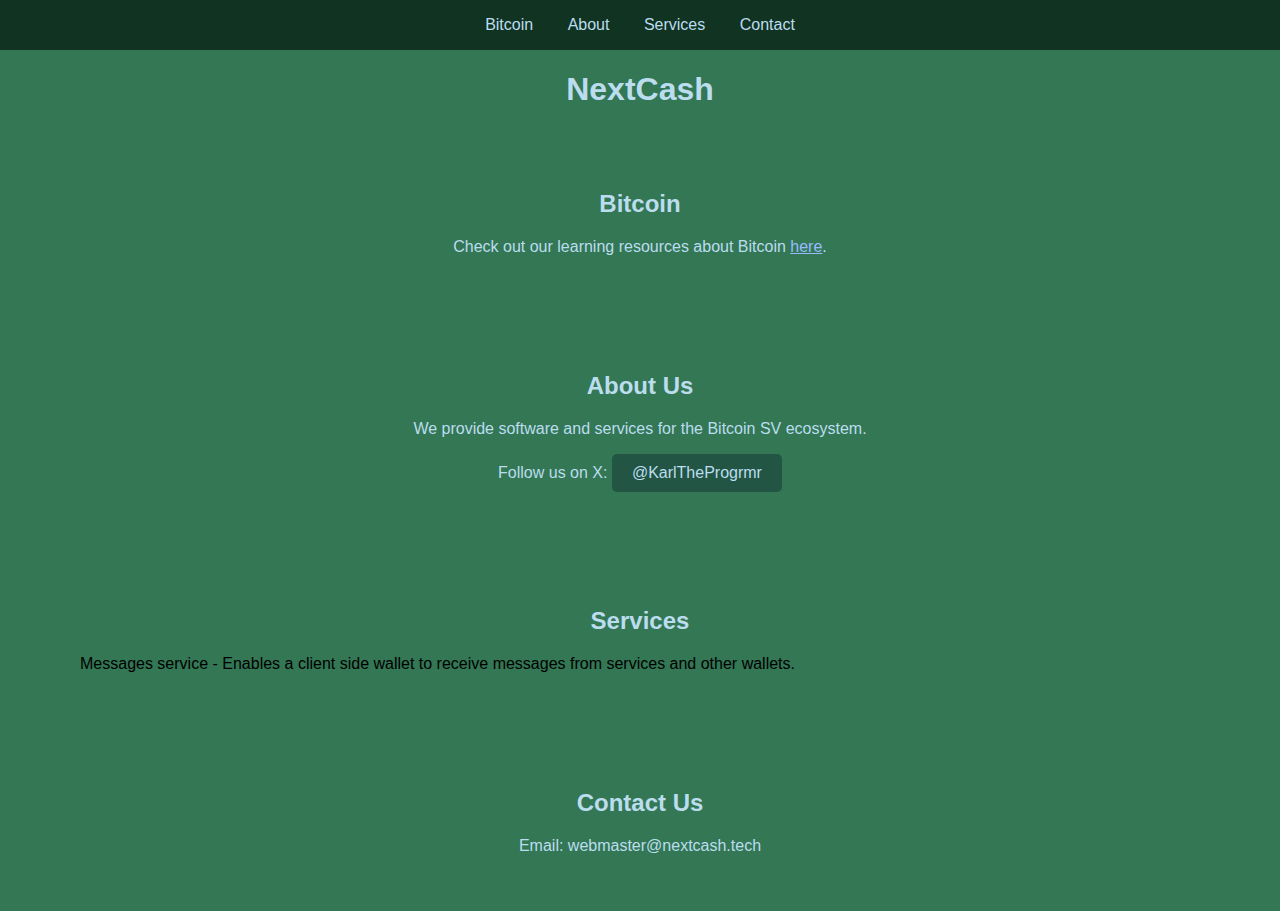
<file: index.html>
<!DOCTYPE html>
<html lang="en">
<head>
    <meta charset="UTF-8">
    <meta name="viewport" content="width=device-width, initial-scale=1.0">
    <title>NextCash</title>
    <link rel="stylesheet" href="styles.css">
</head>
<body>
    <!-- Navigation -->
    <nav>
        <ul>
            <li><a href="#bitcoin">Bitcoin</a></li>
            <li><a href="#about">About</a></li>
            <li><a href="#services">Services</a></li>
            <li><a href="#contact">Contact</a></li>
        </ul>
    </nav>

    <h1>NextCash</h1>

    <!-- Home Section -->
    <section id="bitcoin">
        <p></p>
        <h2>Bitcoin</h2>
        <p>Check out our learning resources about Bitcoin <a href="./bitcoin/index.html">here</a>.</p>
    </section>

    <!-- About Section -->
    <section id="about">
        <h2>About Us</h2>
        <p>We provide software and services for the Bitcoin SV ecosystem.</p>
        <p>Follow us on X: <a href="https://x.com/KarlTheProgrmr" target="_blank" class="btn">@KarlTheProgrmr</a></p>
    </section>

    <!-- Services Section -->
    <section id="services">
        <h2>Services</h2>
        <ul>
            <li>Messages service - Enables a client side wallet to receive messages from services and other wallets.</li>
        </ul>
    </section>

    <!-- Contact Section -->
    <section id="contact">
        <h2>Contact Us</h2>
        <p>Email: webmaster@nextcash.tech</p>
    </section>
</body>
</html>
</file>
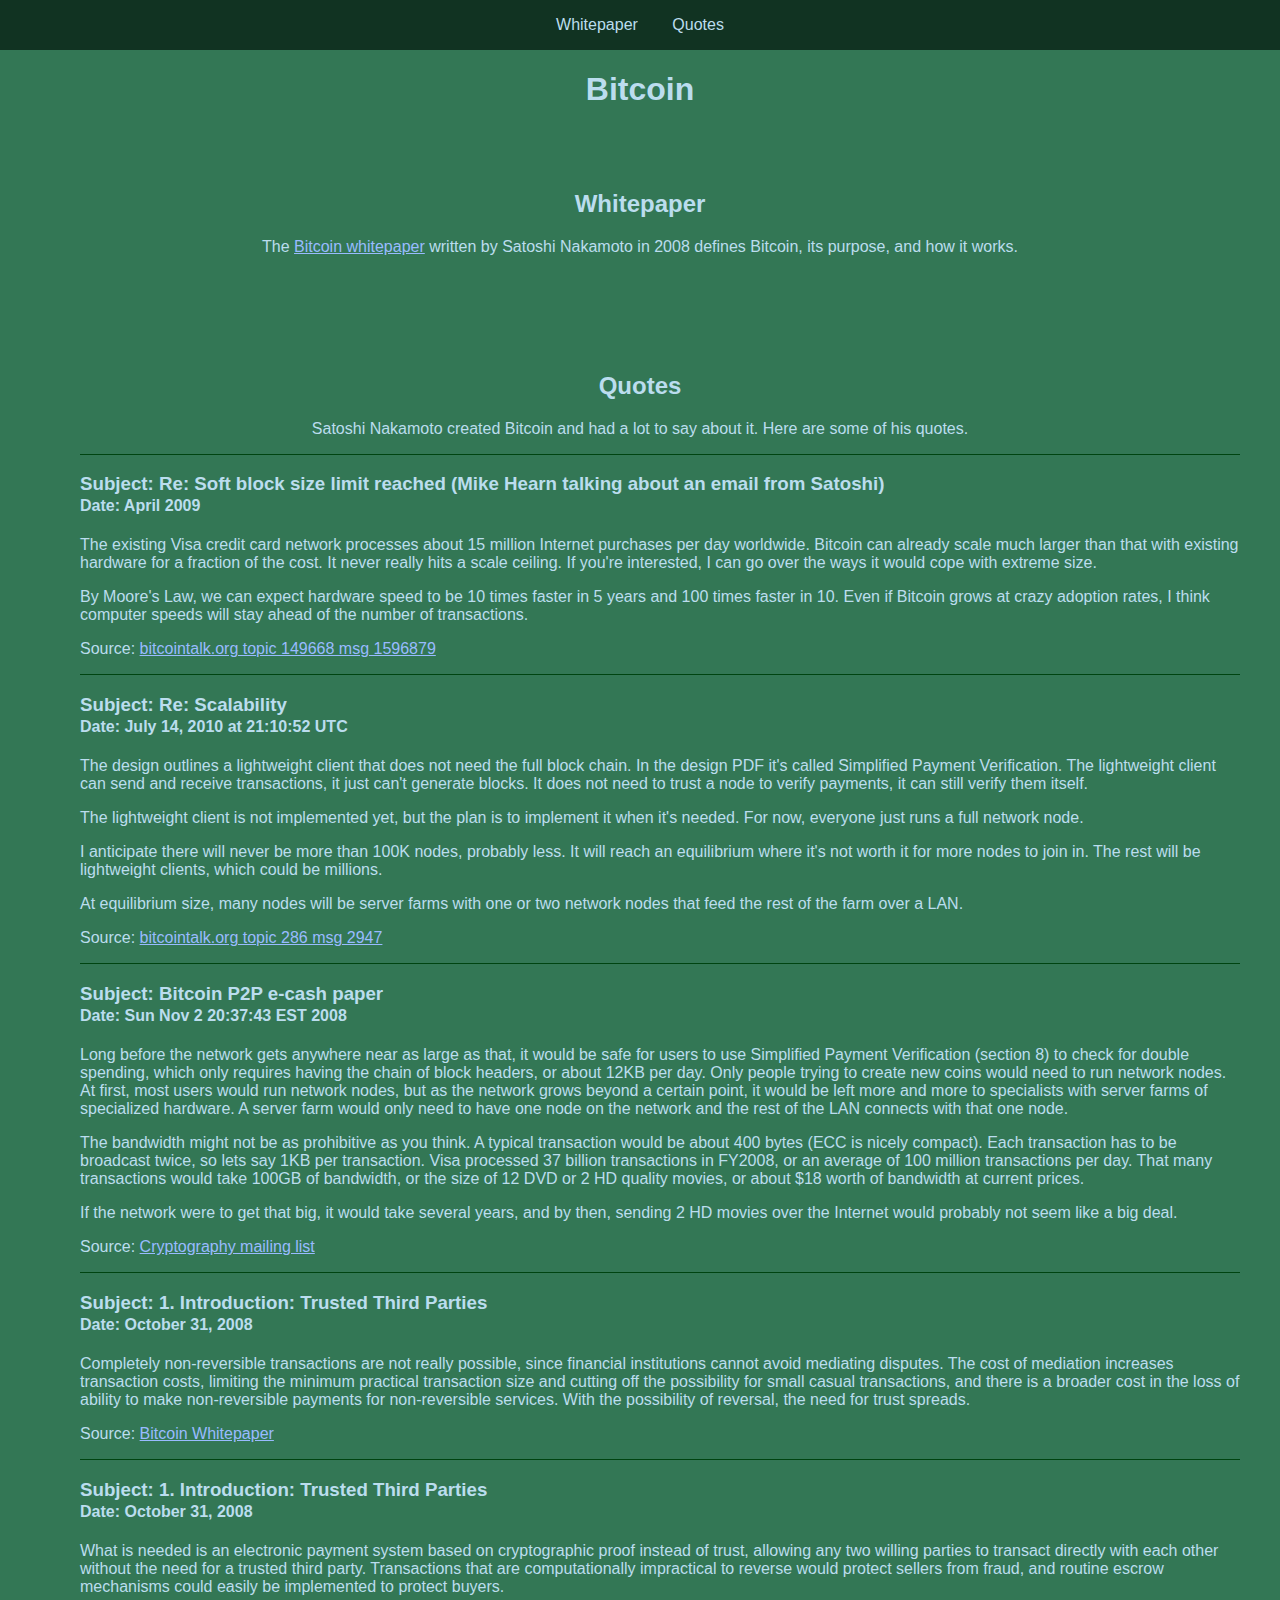
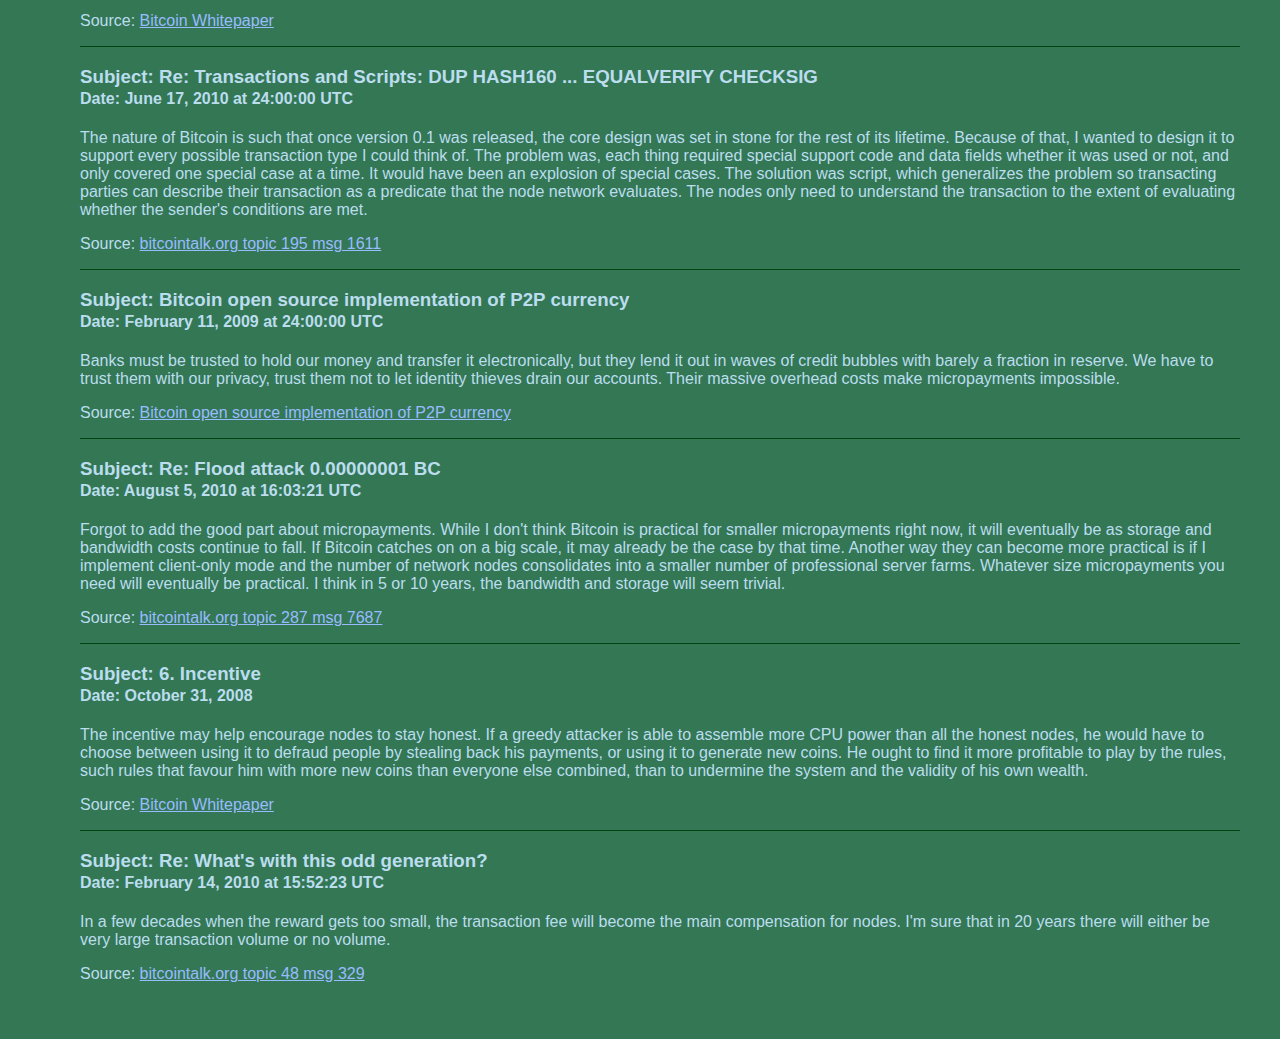
<file: bitcoin/index.html>
<!DOCTYPE html>
<html lang="en">
<head>
    <meta charset="UTF-8">
    <meta name="viewport" content="width=device-width, initial-scale=1.0">
    <title>NextCash - Bitcoin</title>
    <link rel="stylesheet" href="../styles.css">
</head>
<body>
    <!-- Navigation -->
    <nav>
        <ul>
            <li><a href="#whitepaper">Whitepaper</a></li>
            <li><a href="#quotes">Quotes</a></li>
        </ul>
    </nav>

    <h1>Bitcoin</h1>

    <!-- Whitepaper Section -->
    <section id="whitepaper">
        <h2>Whitepaper</h2>
        <p>The <a href="./bitcoin.pdf">Bitcoin whitepaper</a> written by Satoshi Nakamoto in 2008 defines Bitcoin, its purpose, and how it works.</p>
    </section>

    <!-- Quotes Section -->
    <section id="quotes">
        <h2>Quotes</h2>
        <p>Satoshi Nakamoto created Bitcoin and had a lot to say about it. Here are some of his quotes.</p>
        <ul class="quotes">
            <li>
                <h3>Subject: Re: Soft block size limit reached (Mike Hearn talking about an email from Satoshi)</h3>
                <h4>Date: April 2009</h4>

                <p>The existing Visa credit card network processes about 15 million Internet purchases per day worldwide.  Bitcoin can already scale much larger than that with existing hardware for a fraction of the cost.  It never really hits a scale ceiling.  If you're interested, I can go over the ways it would cope with extreme size.</p>

                <p>By Moore's Law, we can expect hardware speed to be 10 times faster in 5 years and 100 times faster in 10.  Even if Bitcoin grows at crazy adoption rates, I think computer speeds will stay ahead of the number of transactions.</p>

                <p>Source: <a href="https://bitcointalk.org/index.php?topic=149668.msg1596879#msg1596879">bitcointalk.org topic 149668 msg 1596879</a></p>
            </li>

            <li>
                <h3>Subject: Re: Scalability</h3>
                <h4>Date: July 14, 2010 at 21:10:52 UTC</h4>

                <p>The design outlines a lightweight client that does not need the full block chain.  In the design PDF it's called Simplified Payment Verification.  The lightweight client can send and receive transactions, it just can't generate blocks.  It does not need to trust a node to verify payments, it can still verify them itself.</p>

                <p>The lightweight client is not implemented yet, but the plan is to implement it when it's needed.  For now, everyone just runs a full network node.</p>

                <p>I anticipate there will never be more than 100K nodes, probably less.  It will reach an equilibrium where it's not worth it for more nodes to join in.  The rest will be lightweight clients, which could be millions.</p>

                <p>At equilibrium size, many nodes will be server farms with one or two network nodes that feed the rest of the farm over a LAN.</p>

                <p>Source: <a href="https://bitcointalk.org/index.php?topic=286.msg2947#msg2947">bitcointalk.org topic 286 msg 2947</a></p>
            </li>

            <li>
                <h3>Subject: Bitcoin P2P e-cash paper</h3>
                <h4>Date: Sun Nov 2 20:37:43 EST 2008</h4>

                <p>Long before the network gets anywhere near as large as that, it would be safe for users to use Simplified Payment Verification (section 8) to check for double spending, which only requires having the chain of block headers, or about 12KB per day.  Only people trying to create new coins would need to run network nodes.  At first, most users would run network nodes, but as the network grows beyond a certain point, it would be left more and more to specialists with server farms of specialized hardware.  A server farm would only need to have one node on the network and the rest of the LAN connects with that one node.</p>

                <p>The bandwidth might not be as prohibitive as you think.  A typical transaction would be about 400 bytes (ECC is nicely compact).  Each transaction has to be broadcast twice, so lets say 1KB per transaction.  Visa processed 37 billion transactions in FY2008, or an average of 100 million transactions per day.  That many transactions would take 100GB of bandwidth, or the size of 12 DVD or 2 HD quality movies, or about $18 worth of bandwidth at current prices.</p>

                <p>If the network were to get that big, it would take several years, and by then, sending 2 HD movies over the Internet would probably not seem like a big deal.</p>

                <p>Source: <a href="https://www.metzdowd.com/pipermail/cryptography/2008-November/014815.html">Cryptography mailing list</a></p>
            </li>

            <li>
                <h3>Subject: 1. Introduction: Trusted Third Parties</h3>
                <h4>Date: October 31, 2008</h4>

                <p>Completely non-reversible transactions are not really possible, since financial institutions cannot avoid mediating disputes. The cost of mediation increases transaction costs, limiting the minimum practical transaction size and cutting off the possibility for small casual transactions, and there is a broader cost in the loss of ability to make non-reversible payments for non-reversible services. With the possibility of reversal, the need for trust spreads.</p>

                <p>Source: <a href="./bitcoin.pdf">Bitcoin Whitepaper</a></p>
            </li>

            <li>
                <h3>Subject: 1. Introduction: Trusted Third Parties</h3>
                <h4>Date: October 31, 2008</h4>

                <p>What is needed is an electronic payment system based on cryptographic proof instead of trust, allowing any two willing parties to transact directly with each other without the need for a trusted third party. Transactions that are computationally impractical to reverse would protect sellers from fraud, and routine escrow mechanisms could easily be implemented to protect buyers.</p>

                <p>Source: <a href="./bitcoin.pdf">Bitcoin Whitepaper</a></p>
            </li>

            <li>
                <h3>Subject: Re: Transactions and Scripts: DUP HASH160 ... EQUALVERIFY CHECKSIG</h3>
                <h4>Date: June 17, 2010 at 24:00:00 UTC</h4>

                <p>The nature of Bitcoin is such that once version 0.1 was released, the core design was set in stone for the rest of its lifetime. Because of that, I wanted to design it to support every possible transaction type I could think of. The problem was, each thing required special support code and data fields whether it was used or not, and only covered one special case at a time. It would have been an explosion of special cases. The solution was script, which generalizes the problem so transacting parties can describe their transaction as a predicate that the node network evaluates. The nodes only need to understand the transaction to the extent of evaluating whether the sender's conditions are met.</p>

                <p>Source: <a href="https://bitcointalk.org/index.php?topic=195.msg1611#msg1611">bitcointalk.org topic 195 msg 1611</a></p>
            </li>

            <li>
                <h3>Subject: Bitcoin open source implementation of P2P currency</h3>
                <h4>Date: February 11, 2009 at 24:00:00 UTC</h4>

                <p>Banks must be trusted to hold our money and transfer it electronically, but they lend it out in waves of credit bubbles with barely a fraction in reserve. We have to trust them with our privacy, trust them not to let identity thieves drain our accounts. Their massive overhead costs make micropayments impossible.</p>

                <p>Source: <a href="https://satoshi.nakamotoinstitute.org/posts/p2pfoundation/1/">Bitcoin open source implementation of P2P currency</a></p>
            </li>

            <li>
                <h3>Subject: Re: Flood attack 0.00000001 BC</h3>
                <h4>Date: August 5, 2010 at 16:03:21 UTC</h4>

                <p>Forgot to add the good part about micropayments.  While I don't think Bitcoin is practical for smaller micropayments right now, it will eventually be as storage and bandwidth costs continue to fall.  If Bitcoin catches on on a big scale, it may already be the case by that time.  Another way they can become more practical is if I implement client-only mode and the number of network nodes consolidates into a smaller number of professional server farms.  Whatever size micropayments you need will eventually be practical.  I think in 5 or 10 years, the bandwidth and storage will seem trivial.</p>

                <p>Source: <a href="https://bitcointalk.org/index.php?topic=287.msg7687#msg7687">bitcointalk.org topic 287 msg 7687</a></p>
            </li>

            <li>
                <h3>Subject: 6. Incentive</h3>
                <h4>Date: October 31, 2008</h4>

                <p>The incentive may help encourage nodes to stay honest. If a greedy attacker is able to assemble more CPU power than all the honest nodes, he would have to choose between using it to defraud people by stealing back his payments, or using it to generate new coins. He ought to find it more profitable to play by the rules, such rules that favour him with more new coins than everyone else combined, than to undermine the system and the validity of his own wealth.</p>

                <p>Source: <a href="./bitcoin.pdf">Bitcoin Whitepaper</a></p>
            </li>

            <li>
                <h3>Subject: Re: What's with this odd generation?</h3>
                <h4>Date: February 14, 2010 at 15:52:23 UTC</h4>

                <p>In a few decades when the reward gets too small, the transaction fee will become the main compensation for nodes.  I'm sure that in 20 years there will either be very large transaction volume or no volume.</p>

                <p>Source: <a href="https://bitcointalk.org/index.php?topic=48.msg329#msg329">bitcointalk.org topic 48 msg 329</a></p>
            </li>
        </ul>
    </section>
</body>
</html>
</file>
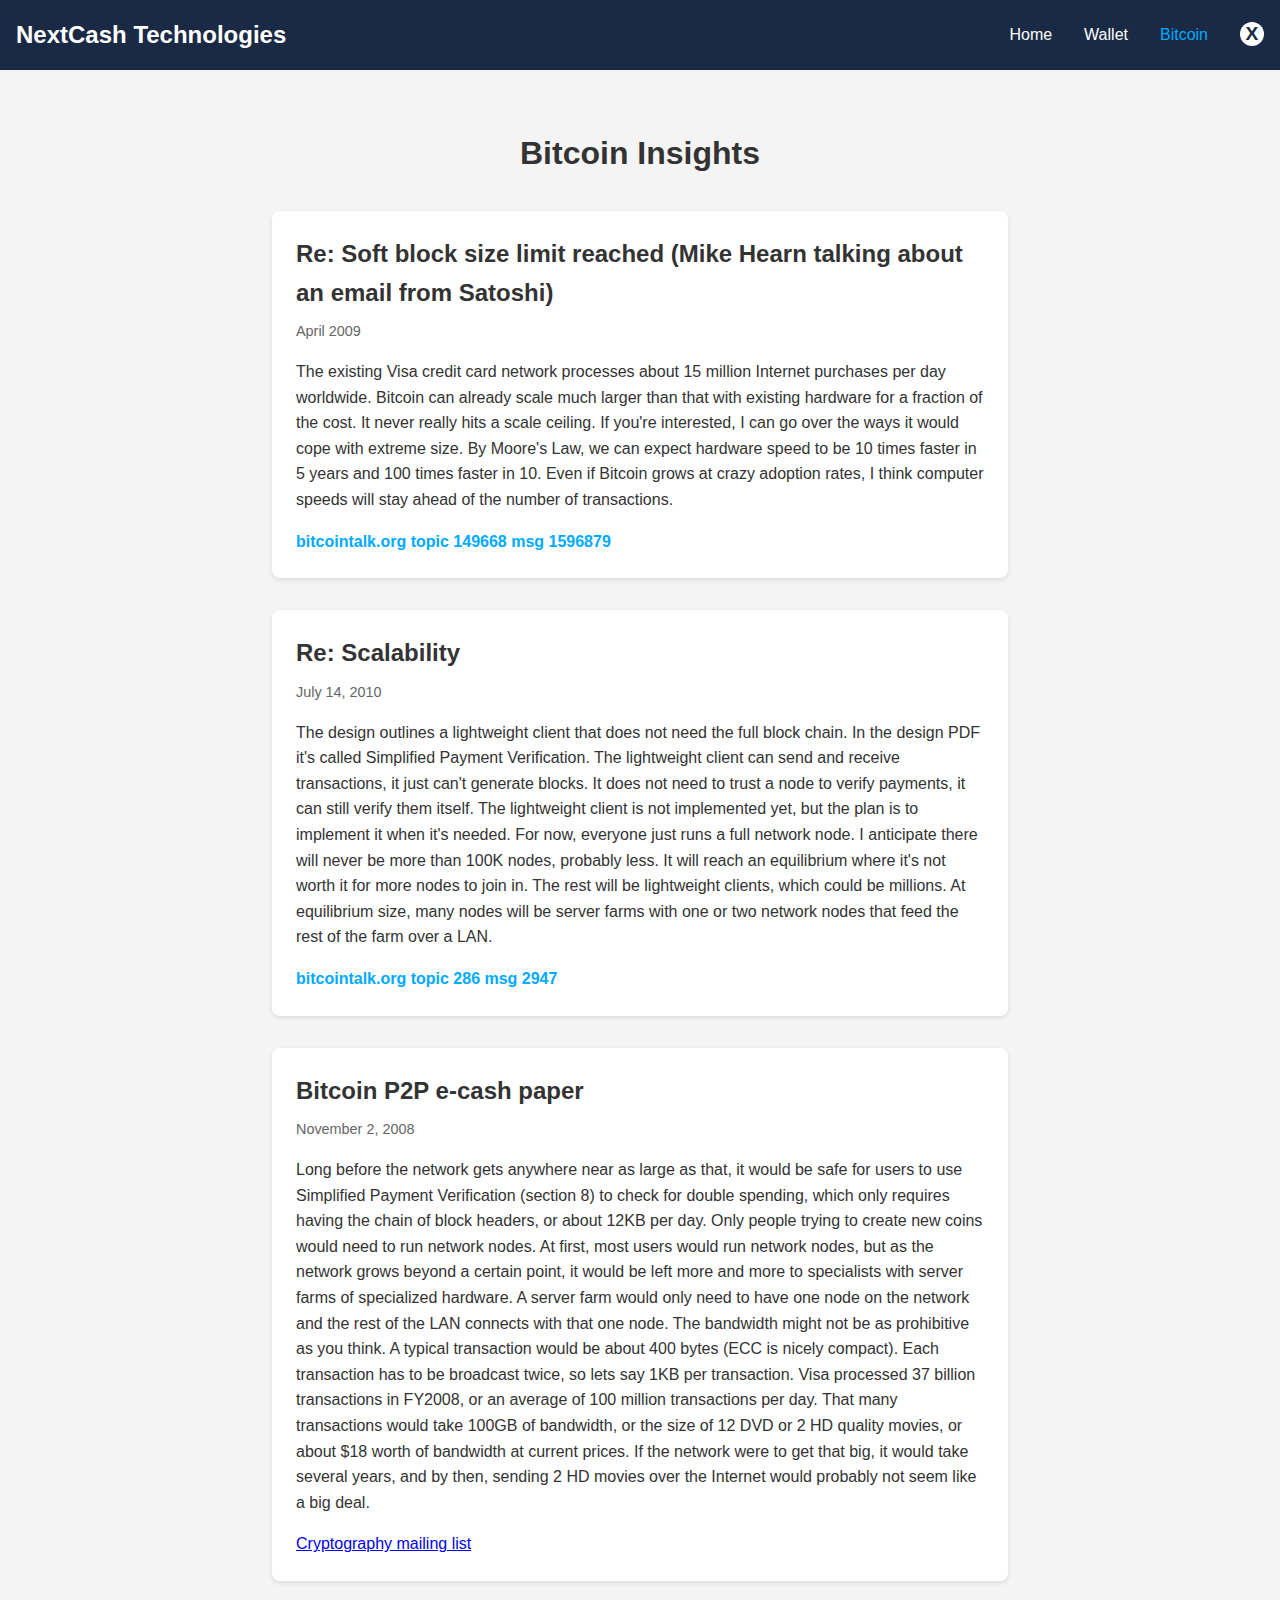
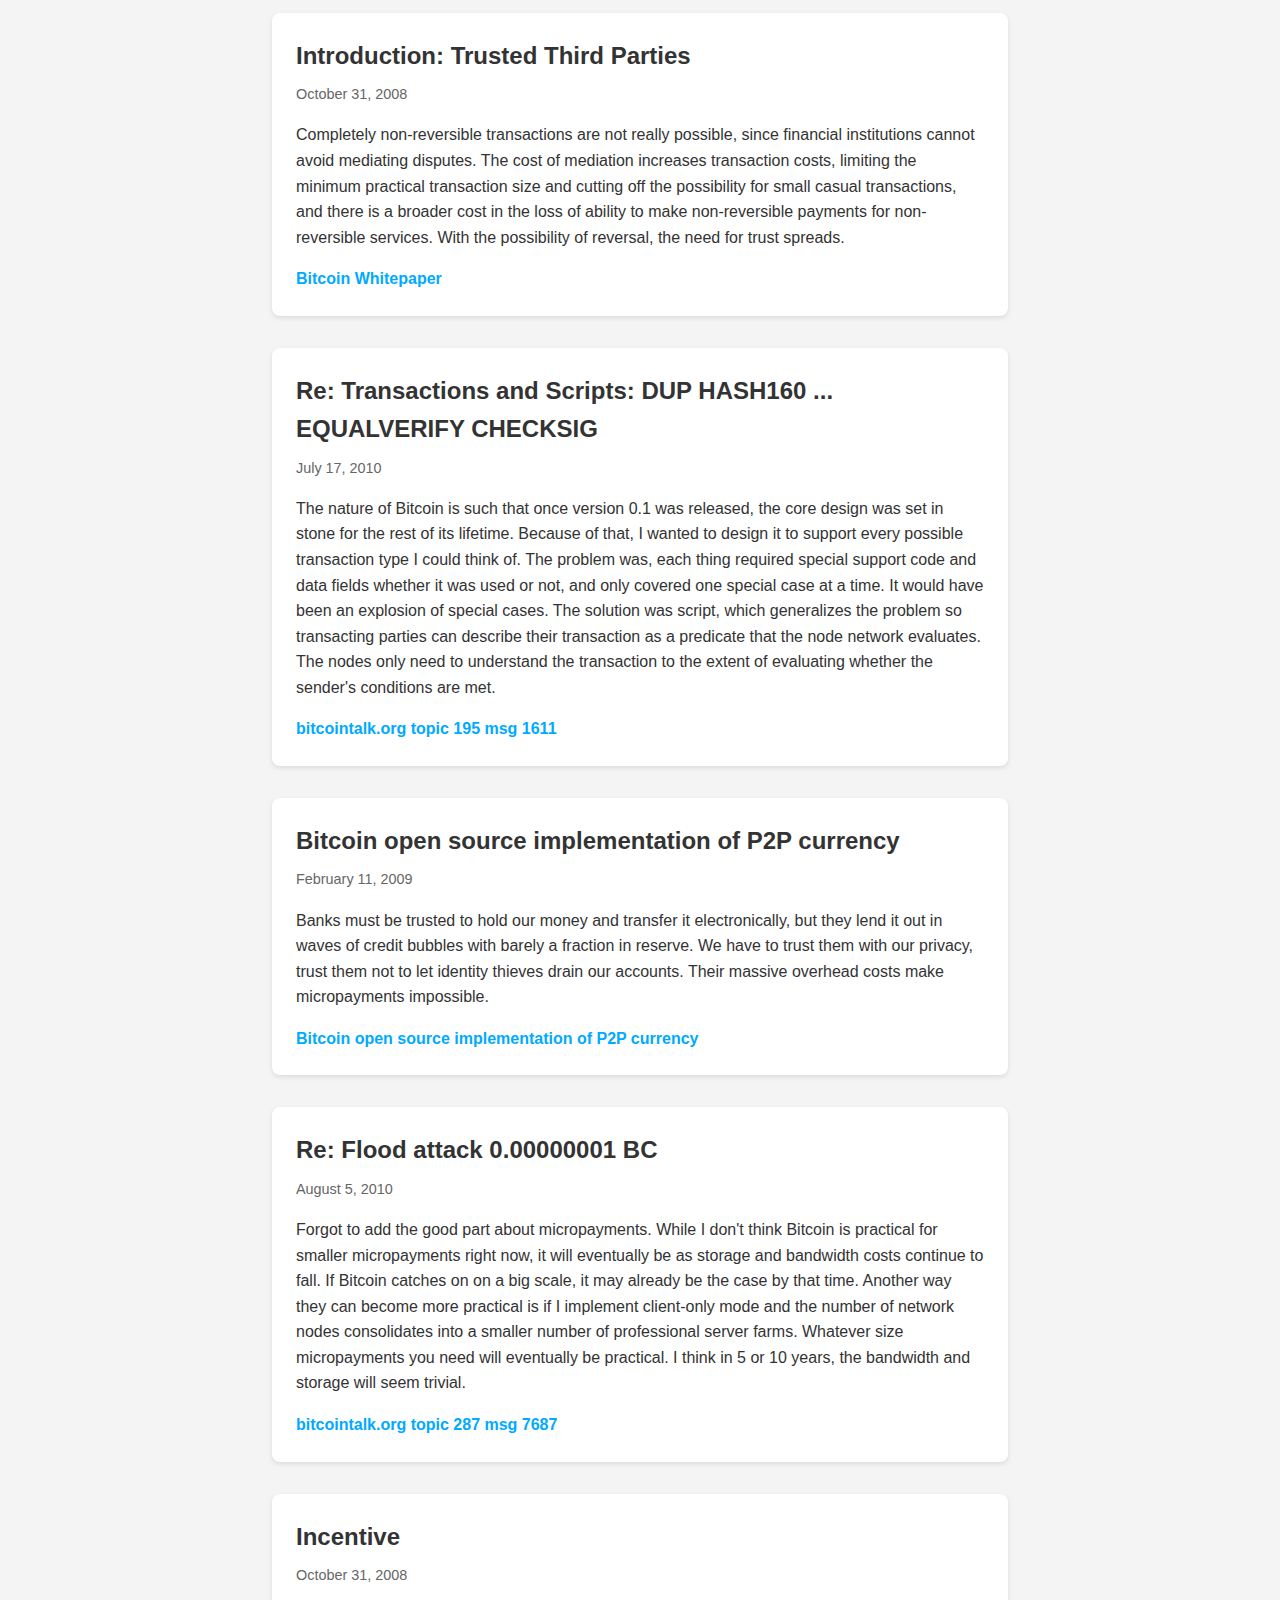
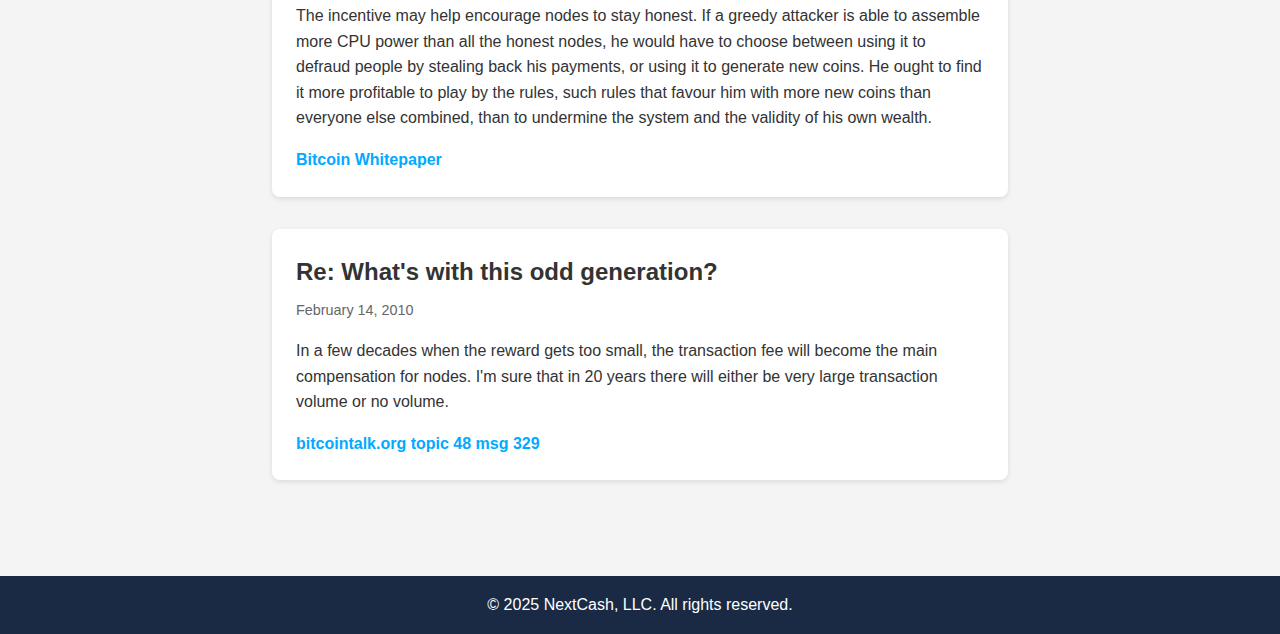
<file: bitcoin.html>
<!DOCTYPE html>
<html lang="en">
<head>
    <meta charset="UTF-8">
    <meta name="viewport" content="width=device-width, initial-scale=1.0">
    <title>NextCash - Bitcoin</title>
    <link rel="stylesheet" href="css/style.css">
</head>
<body>
    <header>
        <nav class="navbar">
            <div class="logo">NextCash Technologies</div>
            <ul class="nav-links">
                <li><a href="index.html">Home</a></li>
                <li><a href="wallet.html">Wallet</a></li>
                <li><a href="bitcoin.html" class="active">Bitcoin</a></li>
                <li><a href="https://x.com/CashNext" class="social-link" target="_blank"><span class="x-icon">X</span></a></li>
            </ul>
        </nav>
    </header>
    <main>
        <section class="blog">
            <h1>Bitcoin Insights</h1>
            <div class="blog-posts">
                <article class="blog-post">
                    <h2 id="quote_1">Re: Soft block size limit reached (Mike Hearn talking about an email from Satoshi)</h2>
                    <time class="post-date" datetime="2009-04-01">April 2009</time>
                    <p>
The existing Visa credit card network processes about 15 million Internet purchases per day worldwide. Bitcoin can already scale much larger than that with existing hardware for a fraction of the cost. It never really hits a scale ceiling. If you're interested, I can go over the ways it would cope with extreme size.

By Moore's Law, we can expect hardware speed to be 10 times faster in 5 years and 100 times faster in 10. Even if Bitcoin grows at crazy adoption rates, I think computer speeds will stay ahead of the number of transactions.</p>
                    <a href="https://bitcointalk.org/index.php?topic=149668.msg1596879#msg1596879" class="read-more">bitcointalk.org topic 149668 msg 1596879</a>
                </article>
                <article class="blog-post">
                    <h2 id="quote_2">Re: Scalability</h2>
                    <time class="post-date" datetime="2010-07-14">July 14, 2010</time>
                    <p>
The design outlines a lightweight client that does not need the full block chain. In the design PDF it's called Simplified Payment Verification. The lightweight client can send and receive transactions, it just can't generate blocks. It does not need to trust a node to verify payments, it can still verify them itself.

The lightweight client is not implemented yet, but the plan is to implement it when it's needed. For now, everyone just runs a full network node.

I anticipate there will never be more than 100K nodes, probably less. It will reach an equilibrium where it's not worth it for more nodes to join in. The rest will be lightweight clients, which could be millions.

At equilibrium size, many nodes will be server farms with one or two network nodes that feed the rest of the farm over a LAN.
                    </p>
                    <a href="https://bitcointalk.org/index.php?topic=286.msg2947#msg2947" class="read-more">bitcointalk.org topic 286 msg 2947</a>
                </article>
                <article class="blog-post">
                    <h2 id="quote_3">Bitcoin P2P e-cash paper</h2>
                    <time class="post-date" datetime="2008-11-02">November 2, 2008</time>
                    <p>
Long before the network gets anywhere near as large as that, it would be safe for users to use Simplified Payment Verification (section 8) to check for double spending, which only requires having the chain of block headers, or about 12KB per day. Only people trying to create new coins would need to run network nodes. At first, most users would run network nodes, but as the network grows beyond a certain point, it would be left more and more to specialists with server farms of specialized hardware. A server farm would only need to have one node on the network and the rest of the LAN connects with that one node.

The bandwidth might not be as prohibitive as you think. A typical transaction would be about 400 bytes (ECC is nicely compact). Each transaction has to be broadcast twice, so lets say 1KB per transaction. Visa processed 37 billion transactions in FY2008, or an average of 100 million transactions per day. That many transactions would take 100GB of bandwidth, or the size of 12 DVD or 2 HD quality movies, or about $18 worth of bandwidth at current prices.

If the network were to get that big, it would take several years, and by then, sending 2 HD movies over the Internet would probably not seem like a big deal.
                    </p>
                    <a href="#" class="https://www.metzdowd.com/pipermail/cryptography/2008-November/014815.html">Cryptography mailing list</a>
                </article>
                <article class="blog-post">
                    <h2 id="quote_4">Introduction: Trusted Third Parties</h2>
                    <time class="post-date" datetime="2008-10-31">October 31, 2008</time>
                    <p>
Completely non-reversible transactions are not really possible, since financial institutions cannot avoid mediating disputes. The cost of mediation increases transaction costs, limiting the minimum practical transaction size and cutting off the possibility for small casual transactions, and there is a broader cost in the loss of ability to make non-reversible payments for non-reversible services. With the possibility of reversal, the need for trust spreads.
                    </p>
                    <a href="./bitcoin/bitcoin.pdf" class="read-more">Bitcoin Whitepaper</a>
                </article>
                <article class="blog-post">
                    <h2 id="quote_5">Re: Transactions and Scripts: DUP HASH160 ... EQUALVERIFY CHECKSIG</h2>
                    <time class="post-date" datetime="2010-07-17">July 17, 2010</time>
                    <p>
The nature of Bitcoin is such that once version 0.1 was released, the core design was set in stone for the rest of its lifetime. Because of that, I wanted to design it to support every possible transaction type I could think of. The problem was, each thing required special support code and data fields whether it was used or not, and only covered one special case at a time. It would have been an explosion of special cases. The solution was script, which generalizes the problem so transacting parties can describe their transaction as a predicate that the node network evaluates. The nodes only need to understand the transaction to the extent of evaluating whether the sender's conditions are met.
                    </p>
                    <a href="https://bitcointalk.org/index.php?topic=195.msg1611#msg1611" class="read-more">bitcointalk.org topic 195 msg 1611</a>
                </article>
                <article class="blog-post">
                    <h2 id="quote_6">Bitcoin open source implementation of P2P currency</h2>
                    <time class="post-date" datetime="2009-02-11">February 11, 2009</time>
                    <p>
Banks must be trusted to hold our money and transfer it electronically, but they lend it out in waves of credit bubbles with barely a fraction in reserve. We have to trust them with our privacy, trust them not to let identity thieves drain our accounts. Their massive overhead costs make micropayments impossible.
                    </p>
                    <a href="https://satoshi.nakamotoinstitute.org/posts/p2pfoundation/1/" class="read-more">Bitcoin open source implementation of P2P currency</a>
                </article>
                <article class="blog-post">
                    <h2 id="quote_7">Re: Flood attack 0.00000001 BC</h2>
                    <time class="post-date" datetime="2010-08-05">August 5, 2010</time>
                    <p>
Forgot to add the good part about micropayments. While I don't think Bitcoin is practical for smaller micropayments right now, it will eventually be as storage and bandwidth costs continue to fall. If Bitcoin catches on on a big scale, it may already be the case by that time. Another way they can become more practical is if I implement client-only mode and the number of network nodes consolidates into a smaller number of professional server farms. Whatever size micropayments you need will eventually be practical. I think in 5 or 10 years, the bandwidth and storage will seem trivial.
                    </p>
                    <a href="https://bitcointalk.org/index.php?topic=287.msg7687#msg7687" class="read-more">bitcointalk.org topic 287 msg 7687</a>
                </article>
                <article class="blog-post">
                    <h2 id="quote_8">Incentive</h2>
                    <time class="post-date" datetime="2008-10-31">October 31, 2008</time>
                    <p>
The incentive may help encourage nodes to stay honest. If a greedy attacker is able to assemble more CPU power than all the honest nodes, he would have to choose between using it to defraud people by stealing back his payments, or using it to generate new coins. He ought to find it more profitable to play by the rules, such rules that favour him with more new coins than everyone else combined, than to undermine the system and the validity of his own wealth.
                    </p>
                    <a href="./bitcoin/bitcoin.pdf" class="read-more">Bitcoin Whitepaper</a>
                </article>
                <article class="blog-post">
                    <h2 id="quote_9">Re: What's with this odd generation?</h2>
                    <time class="post-date" datetime="2010-02-14">February 14, 2010</time>
                    <p>
In a few decades when the reward gets too small, the transaction fee will become the main compensation for nodes. I'm sure that in 20 years there will either be very large transaction volume or no volume.
                    </p>
                    <a href="https://bitcointalk.org/index.php?topic=48.msg329#msg329" class="read-more">bitcointalk.org topic 48 msg 329</a>
                </article>
            </div>
        </section>
    </main>
    <footer>
        <p>&copy; 2025 NextCash, LLC. All rights reserved.</p>
    </footer>
</body>
</html>
</file>
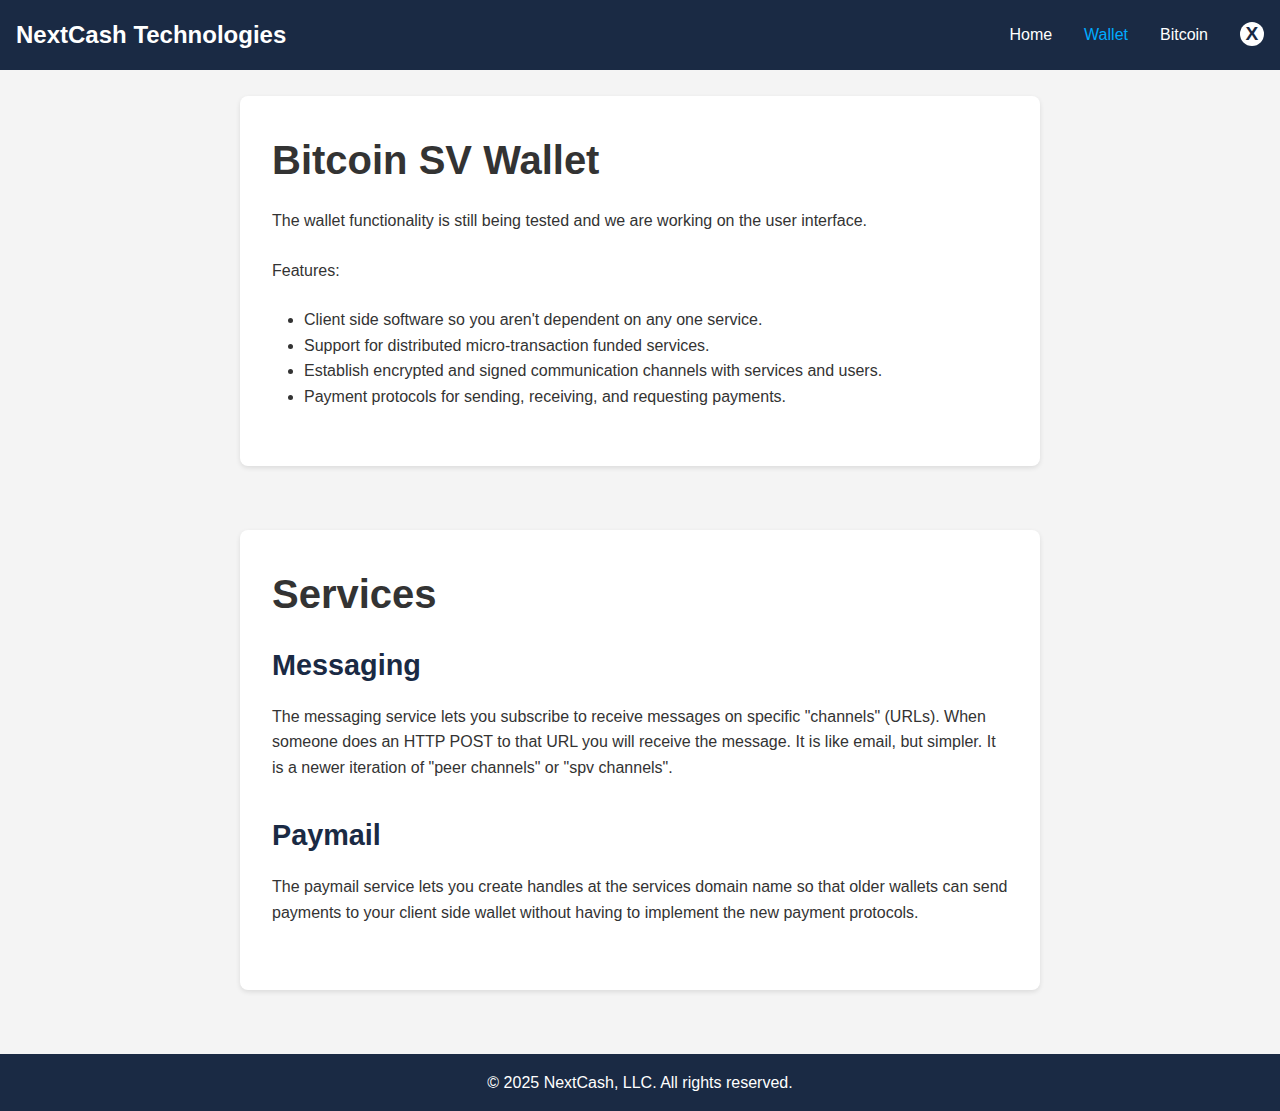
<file: wallet.html>
<!DOCTYPE html>
<html lang="en">
<head>
    <meta charset="UTF-8">
    <meta name="viewport" content="width=device-width, initial-scale=1.0">
    <title>NextCash - Bitcoin SV Wallet</title>
    <link rel="stylesheet" href="css/style.css">
</head>
<body>
    <header>
        <nav class="navbar">
            <div class="logo">NextCash Technologies</div>
            <ul class="nav-links">
                <li><a href="index.html">Home</a></li>
                <li><a href="wallet.html" class="active">Wallet</a></li>
                <li><a href="bitcoin.html">Bitcoin</a></li>
                <li><a href="https://x.com/CashNext" class="social-link" target="_blank"><span class="x-icon">X</span></a></li>
            </ul>
        </nav>
    </header>
    <main>
        <section class="content">
            <h1>Bitcoin SV Wallet</h1>
            <p>The wallet functionality is still being tested and we are working on the user interface.</p>
            <p>Features:</p>
            <ul>
                <li>Client side software so you aren't dependent on any one service.</li>
                <li>Support for distributed micro-transaction funded services.</li>
                <li>Establish encrypted and signed communication channels with services and users.</li>
                <li>Payment protocols for sending, receiving, and requesting payments.</li>
            </ul>
            <!-- <a href="#" class="cta-button">Download Now</a> -->
        </section>
        <section class="features">
            <h1>Services</h1>
            <h2>Messaging</h2>
            <p>
                The messaging service lets you subscribe to receive messages on specific "channels" (URLs). When someone does an HTTP POST to that URL you will receive the message. It is like email, but simpler. It is a newer iteration of "peer channels" or "spv channels".
            </p>
            <h2>Paymail</h2>
            <p>
                The paymail service lets you create handles at the services domain name so that older wallets can send payments to your client side wallet without having to implement the new payment protocols.
            </p>
        </section>
    </main>
    <footer>
        <p>&copy; 2025 NextCash, LLC. All rights reserved.</p>
    </footer>
</body>
</html>
</file>
<file: styles.css>
/* Reset default styles */
body {
    margin: 0;
    font-family: Arial, sans-serif;
    background-color: #375;
}

/* Navigation */
nav {
    background-color: #132;
    padding: 1em;
}
nav ul {
    list-style: none;
    margin: 0;
    padding: 0;
    text-align: center;
}
nav ul li {
    display: inline;
    margin: 0 15px;
}
nav ul li a {
    color: #bde;
    text-decoration: none;
}
nav ul li a:hover {
    color: #bde;
}

ul {
    list-style-type: none;
}

/* Sections */
section {
    padding: 40px;
}
h1, h2, h3, h4, h5 {
    text-align: center;
    color: #bde;
}
p {
    text-align: center;
    color: #bde;
}
a {
    color: #9bf;
}

ul.quotes li {
  border-top: 1px solid #041;
}
ul.quotes li h3 {
    margin-bottom: 2px;
    text-align: left;
    color: #bde;
}
ul.quotes li h4 {
    margin-top: 2px;
    text-align: left;
    color: #bde;
}
ul.quotes p {
    text-align: left;
}

/* Button */
.btn {
    display: inline-block;
    padding: 10px 20px;
    background-color: #254;
    color: #bde;
    text-decoration: none;
    border-radius: 5px;
}
.btn:hover {
    background-color: #132;
}
</file>
<file: css/style.css>
/* Reset default styles */
* {
    margin: 0;
    padding: 0;
    box-sizing: border-box;
}

body {
    font-family: Arial, sans-serif;
    line-height: 1.6;
    color: #333;
    background-color: #f4f4f4;
}

/* Navigation Bar */
.navbar {
    background: #1a2a44; /* Dark blue for crypto aesthetic */
    color: #fff;
    padding: 1rem;
    display: flex;
    justify-content: space-between;
    align-items: center;
    position: fixed;
    width: 100%;
    top: 0;
    z-index: 1000;
}

.logo {
    font-size: 1.5rem;
    font-weight: bold;
    display: flex;
    align-items: center;
}

.nav-links {
    list-style: none;
    display: flex;
}

.nav-links li {
    margin-left: 2rem;
}

.nav-links a {
    color: #fff;
    text-decoration: none;
    font-size: 1rem;
}

.nav-links a:hover, .nav-links a.active {
    color: #00aaff; /* Bright blue for hover/active */
}

/* X Social Link */
.social-link {
    display: flex;
    align-items: center;
}

.x-icon {
    font-size: 1.2rem;
    font-weight: bold;
    background: #fff;
    color: #1a2a44;
    border-radius: 50%;
    width: 24px;
    height: 24px;
    display: flex;
    align-items: center;
    justify-content: center;
    text-align: center;
}

.social-link:hover .x-icon {
    background: #00aaff;
    color: #fff;
}

/* Hero Section (Home Page) */
.hero {
    text-align: center;
    padding: 6rem 2rem 4rem;
    background: linear-gradient(135deg, #1a2a44, #2b4a88);
    color: #fff;
}

.hero h1 {
    font-size: 2.5rem;
    margin-bottom: 1rem;
}

.hero-text {
    font-size: 1.2rem;
    margin-bottom: 2rem;
    max-width: 800px; /* Constrain paragraph width */
    margin-left: auto;
    margin-right: auto;
}

.hero p {
    font-size: 1.2rem;
    margin-bottom: 2rem;
}

/* Features Section (Home Page) */
.features {
    max-width: 800px;
    margin: 4rem auto;
    padding: 2rem;
    background: #fff;
    border-radius: 8px;
    box-shadow: 0 2px 5px rgba(0, 0, 0, 0.1);
}

.features h1 {
    font-size: 2.5rem;
    margin-bottom: 1rem;
}

.features h2 {
    font-size: 1.8rem;
    margin-bottom: 1rem;
    color: #1a2a44;
}

.features p {
    margin-bottom: 2rem;
}

/* Content Section (Wallet, Bitcoin Pages) */
.content {
    max-width: 800px;
    margin: 6rem auto 4rem;
    padding: 2rem;
    background: #fff;
    border-radius: 8px;
    box-shadow: 0 2px 5px rgba(0, 0, 0, 0.1);
}

.content h1 {
    font-size: 2.5rem;
    margin-bottom: 1rem;
}

.content p, .content ul {
    margin-bottom: 1.5rem;
}

.content ul {
    list-style: disc;
    padding-left: 2rem;
}

/* Blog Section (Bitcoin Page) */
.blog {
    max-width: 800px;
    margin: 6rem auto 4rem;
    padding: 2rem;
}

.blog h1 {
    font-size: 2rem;
    margin-bottom: 2rem;
    text-align: center;
}

.blog-posts {
    display: flex;
    flex-direction: column;
    gap: 2rem;
}

.blog-post {
    background: #fff;
    padding: 1.5rem;
    border-radius: 8px;
    box-shadow: 0 2px 5px rgba(0, 0, 0, 0.1);
}

.post-date {
    display: block;
    font-size: 0.9rem;
    color: #666;
    margin-bottom: 1rem;
}

.blog-post h2 {
    font-size: 1.5rem;
    margin-bottom: 0.5rem;
}

.blog-post p {
    margin-bottom: 1rem;
}

.read-more {
    display: inline-block;
    color: #00aaff;
    text-decoration: none;
    font-weight: bold;
}

.read-more:hover {
    text-decoration: underline;
}

/* Call to Action Button */
.cta-button {
    display: inline-block;
    padding: 0.8rem 1.5rem;
    background: #00aaff;
    color: #fff;
    text-decoration: none;
    border-radius: 5px;
    font-weight: bold;
}

.cta-button:hover {
    background: #0088cc;
}

/* Footer */
footer {
    text-align: center;
    padding: 1rem;
    background: #1a2a44;
    color: #fff;
    position: relative;
    bottom: 0;
    width: 100%;
}

/* Responsive Design */
@media (max-width: 768px) {
    .navbar {
        flex-direction: column;
        align-items: flex-start;
    }

    .nav-links {
        flex-direction: column;
        margin-top: 1rem;
    }

    .nav-links li {
        margin: 0.5rem 0;
    }

    .hero h1 {
        font-size: 1.8rem;
    }

    .hero p {
        font-size: 1rem;
    }
}
</file>
